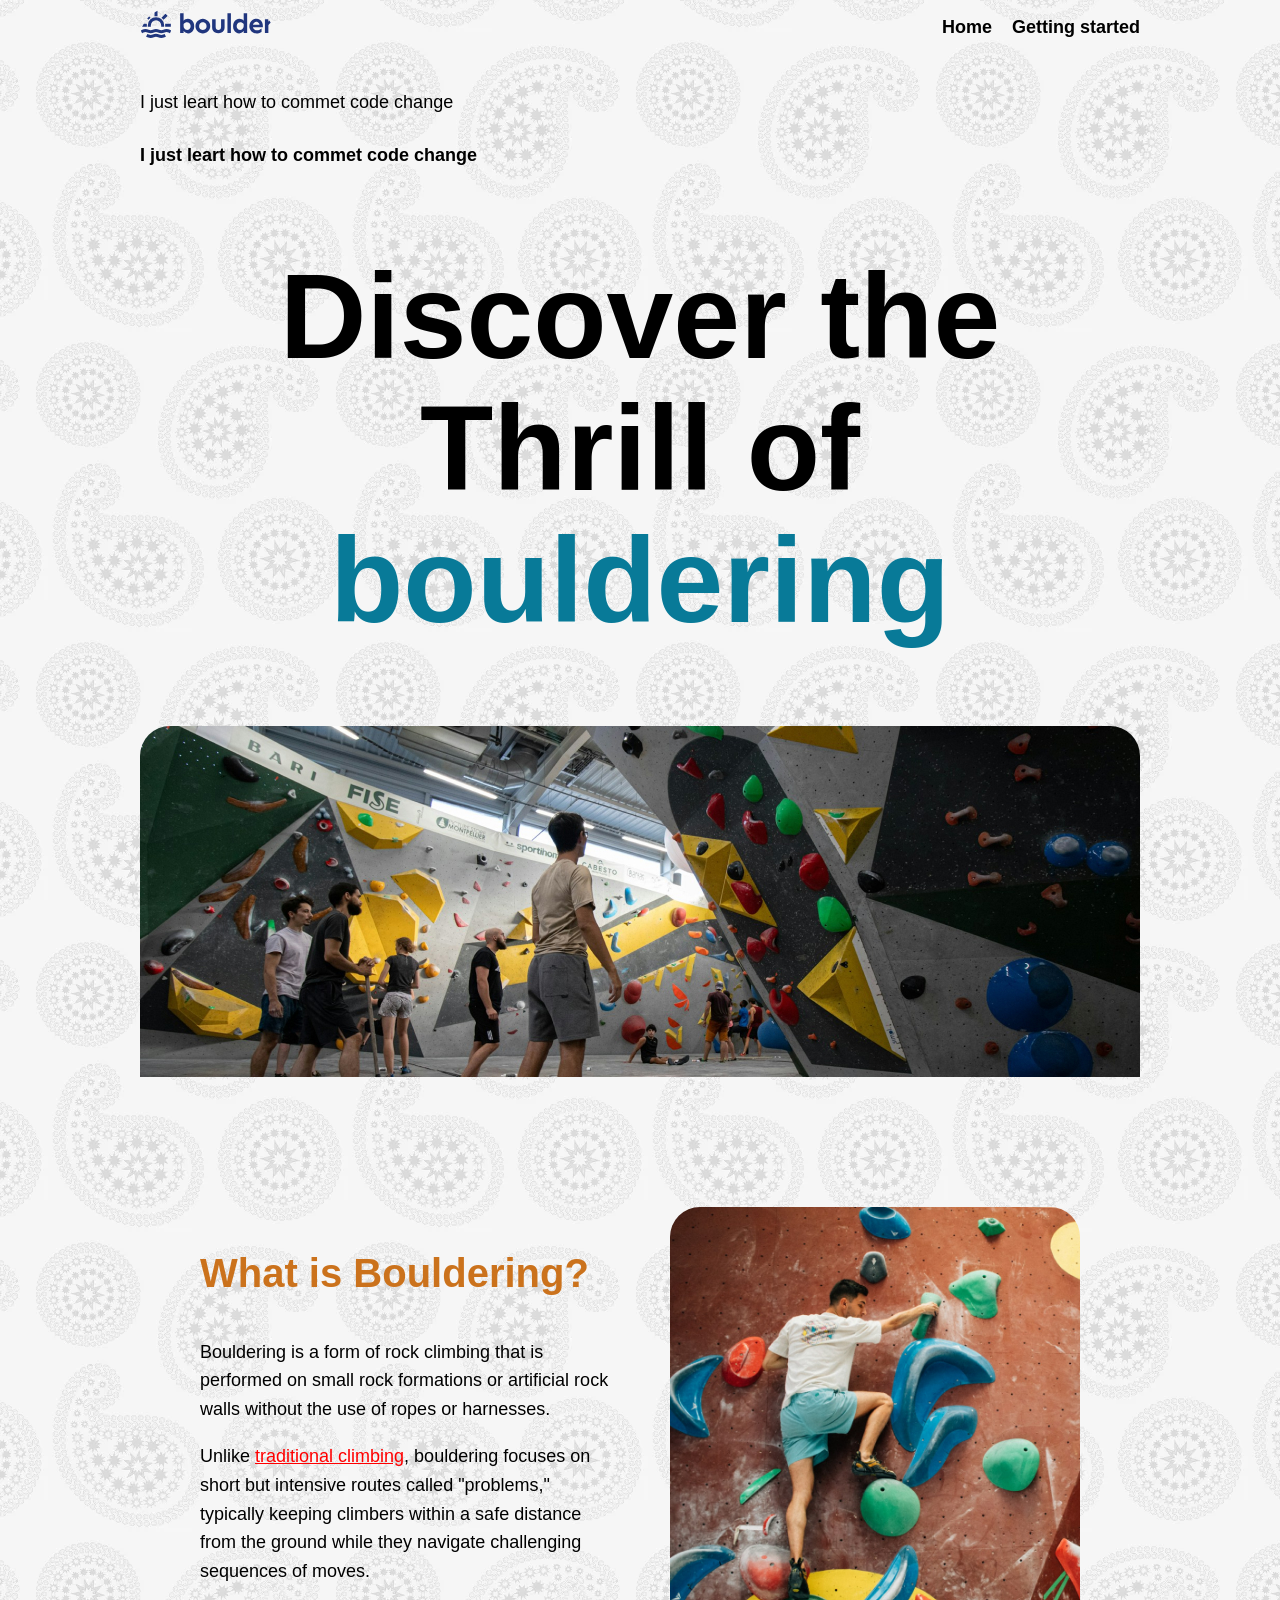
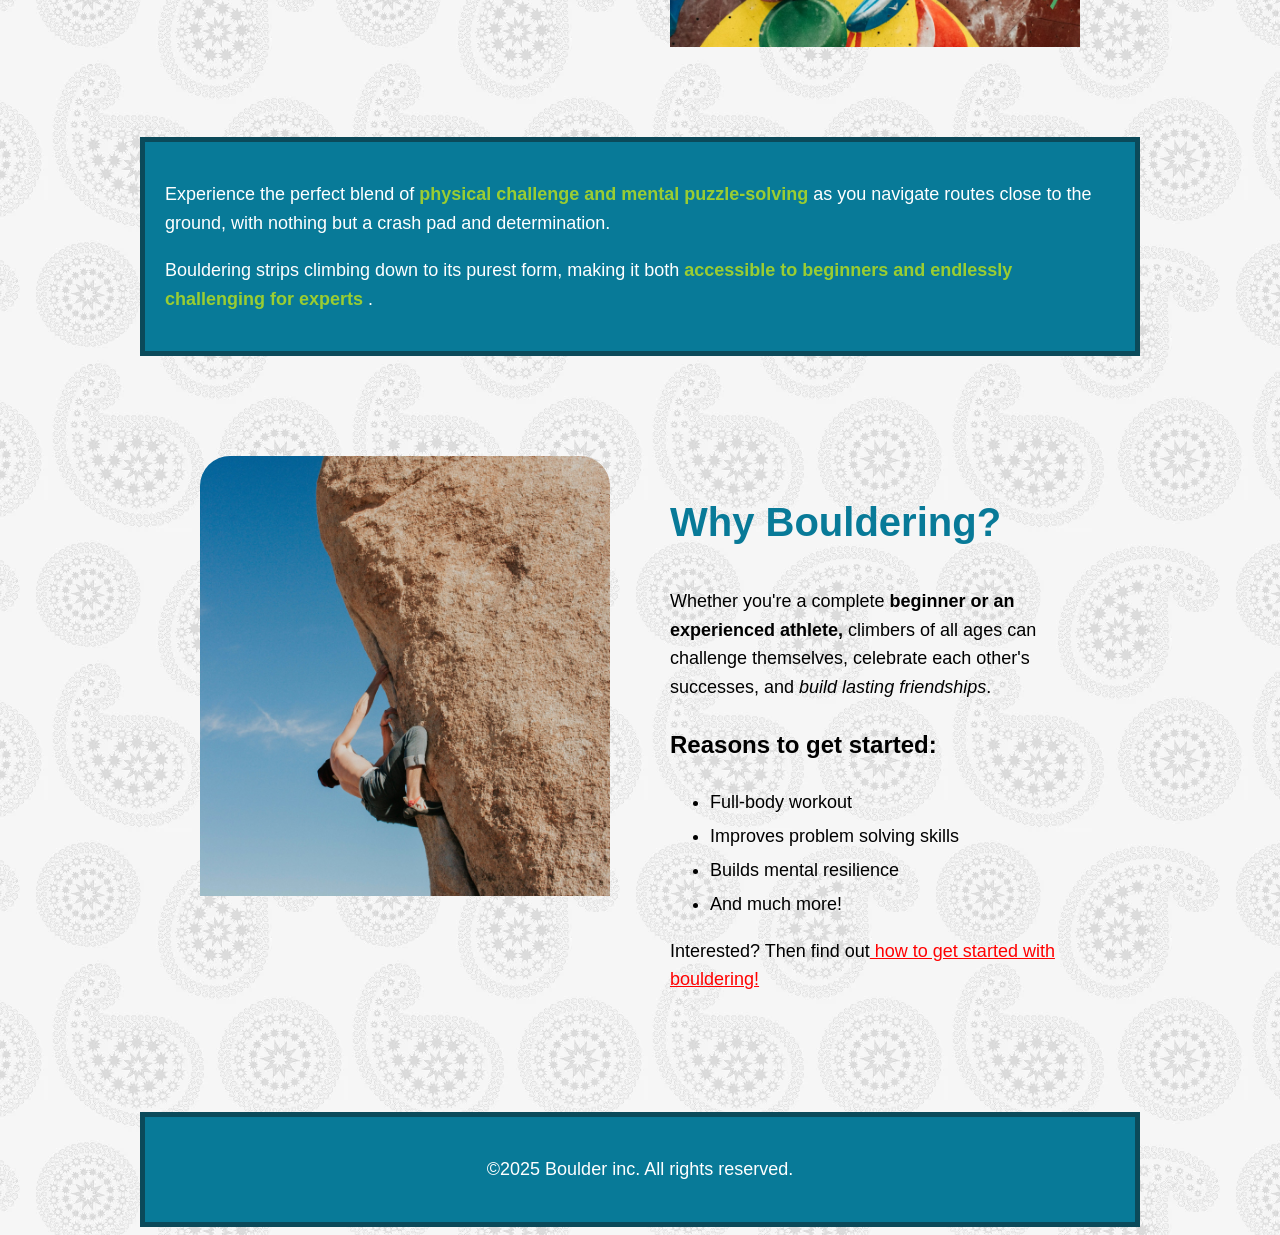
<file: index.html>
<!DOCTYPE html>
<html>
    <head>
        <title>My first Webeside</title>
        <link href="css/stylesheet.css" rel="stylesheet">
        <link rel="icon" sizes="50x50" href="images/favicon.ico">
    </head>
    <Body>
        <div class="wrapper">
            <header>       
                <img src="images/logo.svg" alt="Logo"> 
                <nav class="primary-navigation" aria-label="primary-navigation">
                    <ul>
                        <li><a href="index.html">Home</a></li>
                        <li> <a href="getting-started.html">Getting started</a></li>
                    </ul>
                </nav>
                
            </header>
        
            <main>
                
                <p> I just leart how to commet code change</p>
                <h4> I just leart how to commet code change</h4>

                <h1>Discover the Thrill of <span class="teal-text">bouldering</span> </h1>

                <img src="images/bouldering-gym.jpg" alt="A people is trening in bouldering gym">

               

                <section>

                    

                        <div class="tow-column-layout">

                            <div>

                                <h2>What is Bouldering?</h2>

                                <p>Bouldering is a form of rock climbing that is performed on small rock formations or artificial rock walls without the use of ropes or harnesses.</p>

                                <p>Unlike <a href="https://www.vg.no/" target="_blank"> traditional climbing</a>, bouldering focuses on short but intensive routes called "problems," typically keeping climbers within a safe distance from the ground while they navigate challenging sequences of moves.</p>
                            </div>
                            <img src="images/what-is-bouldering.jpg" alt="A man atteming a boudering problem at an indoor gym">
                        </div>
                    

                    <div class="teal-bg">

                        

                    <p>Experience the perfect blend of <strong>physical challenge and mental puzzle-solving</strong> as you navigate routes close to the ground, with nothing but a crash pad and determination.</p>
                    
                    <p> Bouldering strips climbing down to its purest form, making it both <strong>accessible to beginners and endlessly challenging for experts</strong> .</p>
                            
                   
                    </div>
                </section>
                
                <section >
                    <div class="tow-column-layout">
                       
                        <img src="images/why-bouldering.jpg" alt=" A person climbing a large boulder outdoors with blu sky in background">

                        <div>
                        <h2 class="teal-text">Why Bouldering? </h2>
                        <p>Whether you're a complete <strong>beginner or an experienced athlete, </strong>climbers of all ages can challenge themselves, celebrate each other's successes, and <em>build lasting friendships</em>.</p>
                        <h3>Reasons to get started:</h3>
                        <ul>
                            <li>Full-body workout</li>
                            <li>Improves problem solving skills</li>
                            <li>Builds mental resilience</li>
                            <li>And much more!</li>
                        </ul>
                        <p>Interested? Then find out<a href="getting-started.html"> how to get started with bouldering!</a></p>
                        </div>

                    </div>
                </section>
               
                
        </main>

        <footer div class="teal-bg">
            <p>©2025 Boulder inc. All rights reserved.</p>
        </footer>
       
       </div>
  
    </Body>
</html>
</file>
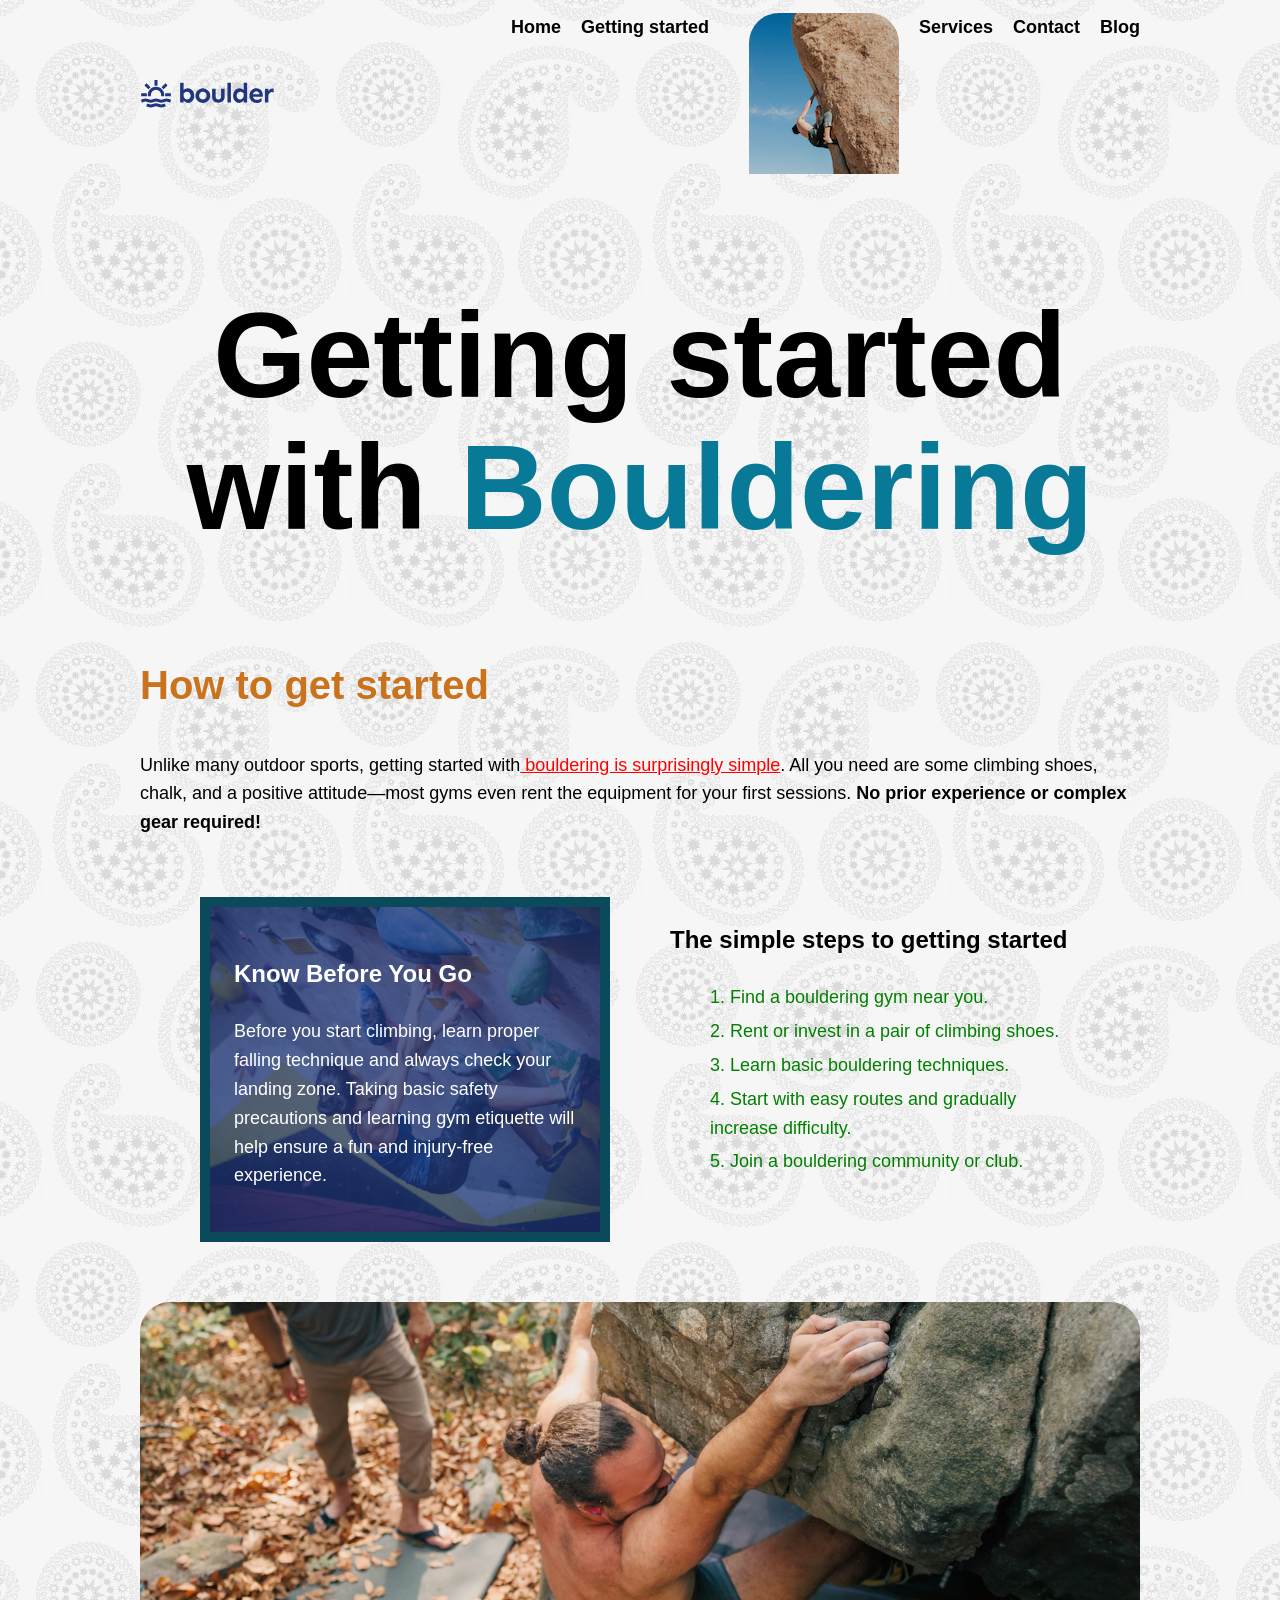
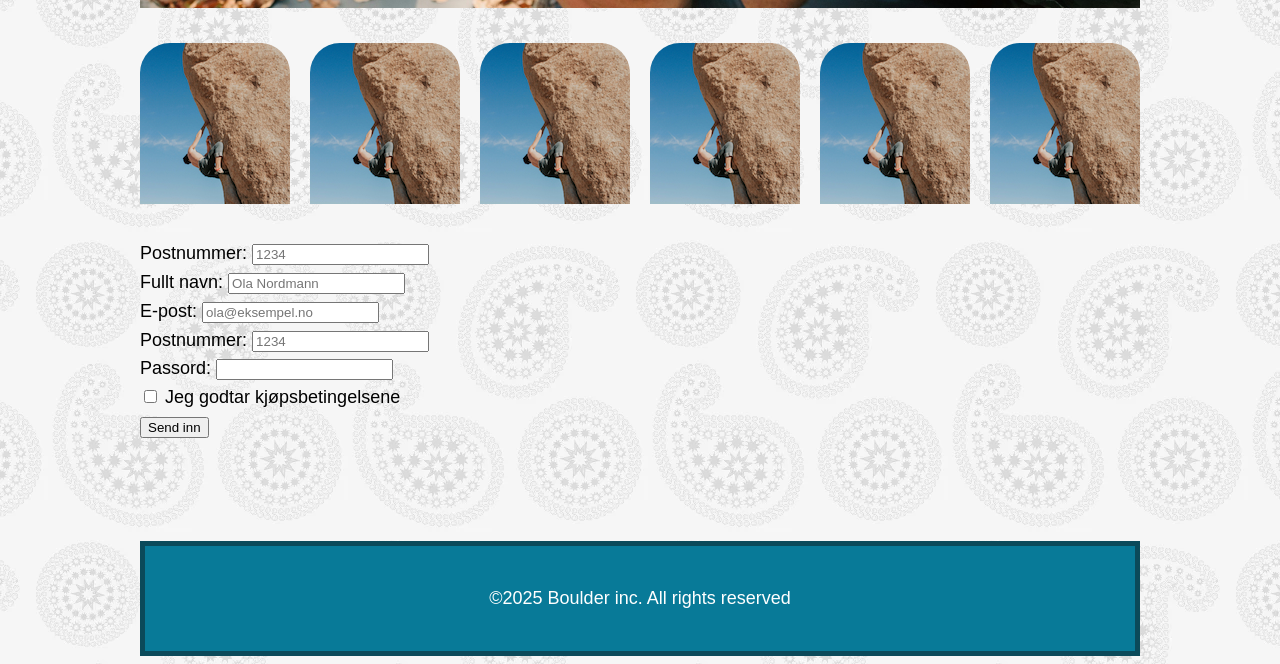
<file: getting-started.html>
<!DOCTYPE html>
<html>
    <head>
        <meta charset="UTF-8" />
        <meta name="viewport" content="width=device-width, initial-scale=1.0" />
        <meta name="description" content="This is my first website!" />
        <title>Getting started with Bouldering</title>
        <link href="css/stylesheet.css" rel="stylesheet"> 
        <link rel="icon" sizes="50x50" href="images/favicon.ico">
    </head>
    <body>
        <div class="wrapper">

            <header>
                    <img src="images/logo.svg" alt="Logo"> 
   
                <nav class="primary-navigation" aria-label="primary-navigation">
                    <ul>
                        <li><a href="index.html">Home</a></li>
                        <li> <a href="getting-started.html">Getting started</a><li>
                        <li><img src="images/why.jpg" alt="test for maney pictures"></li>
                        <li><a href="/services">Services</a></li>
                        <li><a href="/contact">Contact</a></li>
                        <li><a href="/blog">Blog</a></li>
                    </ul>
                </nav>
            </header>
                <main>
                    <h1>Getting started with <span class="teal-text">Bouldering </span></h1>
                    <section>
                    
                        <h2>How to get started</h2>
                        <i class="fa-solid fa-house"></i>

                        <p>Unlike many outdoor sports, getting started with<a href="index.html"> bouldering is surprisingly simple</a>. All you need are some climbing shoes, chalk, and a positive attitude—most gyms even rent the equipment for your first sessions. <strong>No prior experience or complex gear required!</strong></p>

                        <div class="tow-column-layout">

                            <div class="climber-bg">
                                <h3> Know Before You Go </h3>
                                <p>Before you start climbing, learn proper falling technique and always check your landing zone. Taking basic safety precautions and learning gym etiquette will help ensure a fun and injury-free experience.</p>
                            </div>

                            <div>
                            <h3>The simple steps to getting started</h3>
                            <ol>
                                <li>Find a bouldering gym near you.</li>
                                <li>Rent or invest in a pair of climbing shoes.</li>
                                <li>Learn basic bouldering techniques.</li>
                                <li>Start with easy routes and gradually increase difficulty.</li>
                                <li>Join a bouldering community or club.</li>
                            </ol>

                           </div>
                        </div>
                        
                        
                    </setion>
                <img src="images/getting-started-outdoors.jpg" alt="strong man climing">
                   <nav class="primary-navigation" aria-label="primary-navigation">
                    <ul>
                        <li><a href="https://db.no" target="_blank"><img src="images/why.jpg" alt="test for maney pictures"></a></li>
                        <li><a href=""><img src="images/why.jpg" alt="test for maney pictures"></a></li>
                        <li><img src="images/why.jpg" alt="test for maney pictures"></li>
                        <li><img src="images/why.jpg" alt="test for maney pictures"></li>
                        <li><img src="images/why.jpg" alt="test for maney pictures"></li>
                        <li><img src="images/why.jpg" alt="test for maney pictures"></li>
                        
                    </ul>
                </nav>
                    <label for="postnr">Postnummer:</label>
                    <input type="number" name="postnummer" id="postnr" inputmode="numeric" placeholder="1234" />
                    <form action="/send-skjema" method="POST">
    
                        <!-- Tekstfelt for navn -->
                        <div>
                            <label for="fullnavn">Fullt navn:</label>
                            <input type="text" id="fullnavn" name="navn" placeholder="Ola Nordmann" required />
                        </div>

                        <!-- E-postfelt (validerer @ automatisk) -->
                        <div>
                            <label for="epostadresse">E-post:</label>
                            <input type="email" id="epostadresse" name="epost" placeholder="ola@eksempel.no" required />
                        </div>

                        <!-- Tallfelt med numerisk tastatur for mobil -->
                        <div>
                            <label for="postnr">Postnummer:</label>
                            <input type="number" id="postnr" name="postnummer" inputmode="numeric" placeholder="1234" required />
                        </div>

                        <!-- Passordfelt (skjuler tegnene) -->
                        <div>
                            <label for="passordfelt">Passord:</label>
                            <input type="password" id="passordfelt" name="passord" required />
                        </div>

                        <!-- Avkrysningsboks for godkjenning -->
                        <div>
                            <input type="checkbox" id="vilkar" name="godta_vilkar" required />
                            <label for="vilkar">Jeg godtar kjøpsbetingelsene</label>
                        </div>

                        <!-- Innsendingsknapp -->
                        <div>
                            <button type="submit">Send inn</button>
                        </div>

                    </form>
                </main>
            <footer class="teal-bg">
                <p>©2025 Boulder inc. All rights reserved</p>
            </footer>
        </div>
    </body>
</html>
</file>
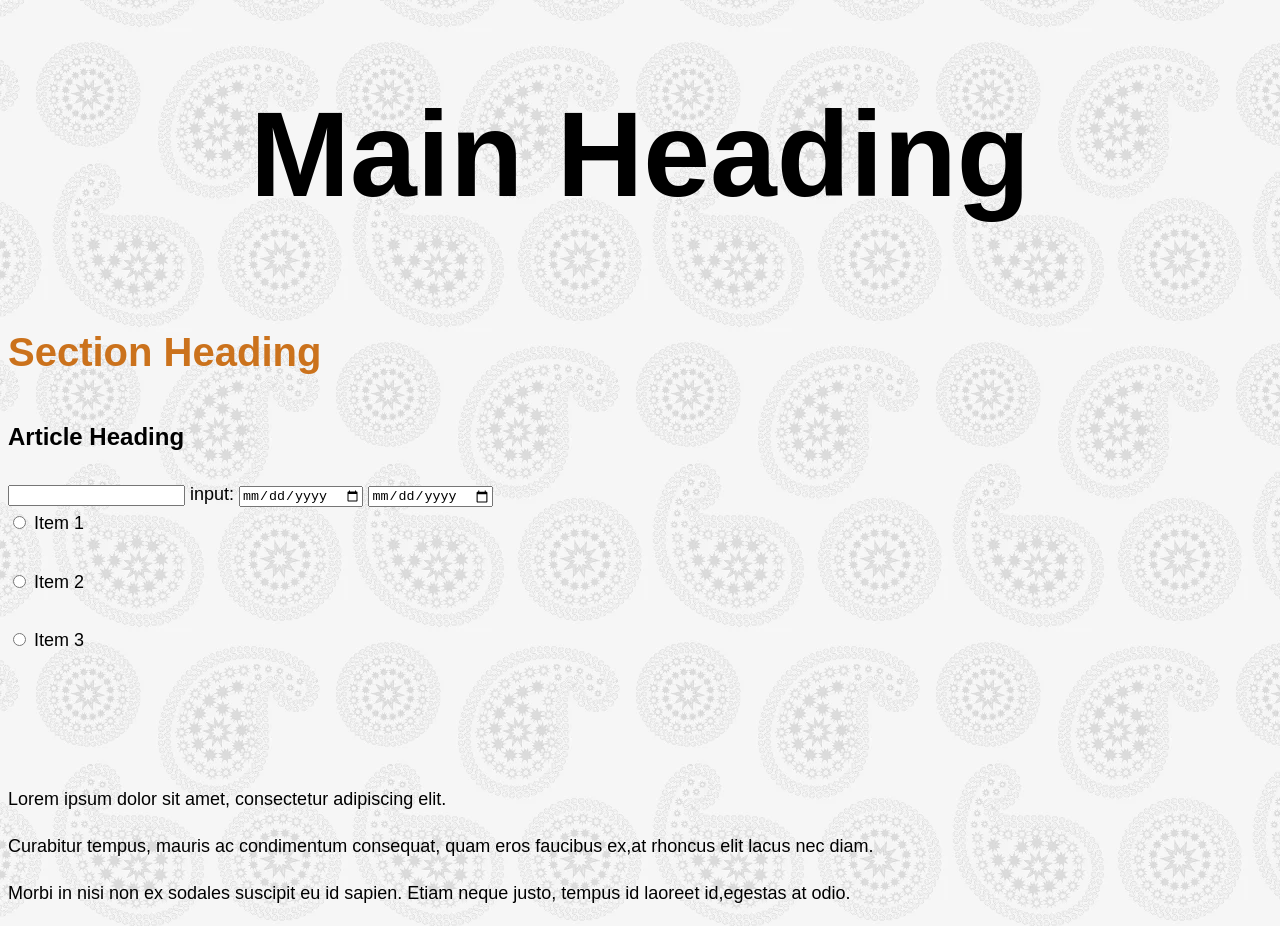
<file: test.html>
<!DOCTYPE html>
<html lang="en">
  <head>
    <title>test for from</title>
    <link href="css/stylesheet.css" rel="stylesheet">
  </head>
  <body>
    <header>
      <!-- Your header content goes here -->
      <nav>
        <!-- Navigation links go here -->
      </nav>
    </header>
    <main>
      <h1>Main Heading</h1>
      <!-- Main content of your page goes here -->
      <section>
        <!-- Each section represents a logical section of your content -->
        <h2>Section Heading</h2>
        <article>
          <h3>Article Heading</h3>
          <div>
            <input type="number" name="" id="" inputmode="numeric" />
            input:
            <input type="date" name="" id="" />
            <input type="date" />
            <div class="options">
              <label title="item1">
                <input type="radio" name="foo" value="0" />
                Item 1
                <img />
              </label>
              <label title="item2">
                <input type="radio" name="foo" value="1" />
                Item 2
                <img />
              </label>
              <label title="item3">
                <input type="radio" name="foo" value="2" />
                Item 3
                <img />
              </label>
            </div>
          </div>
        </article>
        <article>
          <!-- Another article content goes here -->
        </article>
      </section>
      <section>
        <!-- Another section if needed -->
      </section>
      <div>
<p>Lorem ipsum dolor sit amet, consectetur adipiscing elit.</p>
<div>
<p>
Curabitur tempus, mauris ac condimentum consequat, quam eros faucibus ex,at rhoncus elit lacus nec diam.
</p>
<div>
<p>
Morbi in nisi non ex sodales suscipit eu id sapien. Etiam neque justo,
tempus id laoreet id,egestas at odio.
</p>
</div>
</div>
</div>
    </main>
    <footer>
      <!-- Footer content goes here -->
    </footer>
  </body>
</html>
</file>
<file: css/stylesheet.css>
* {
    box-sizing: border-box;
}
body {

    background-image: url(../images/paisley.webp);
    font-size: 1.125rem;
    line-height: 1.6;
    font-family: sans-serif;
   
}
header {
    
    display: flex;
    justify-content: space-between;
    gap: 20px;
    /* text-align: center; */

}
.primary-navigation ul {
    display: flex;
    gap: 20px;
    list-style: none;
    margin: 0;
    padding: 0%;
  
}
.primary-navigation a {
    color: black;
    font-weight: bold;
    text-decoration: none;
}
.primary-navigation a:hover {
    color: #5f9b9f;
}

h1 {
  font-size: 4.5rem;
  font-family: sans-serif; 
  text-align: center;
  line-height: 1.1;

  @media (width > 720px){
    font-size: 7.5rem;
  }

}

section {
    margin-block: 100px;
}
.wrapper {
    max-inline-size: 1000px;
    margin-inline: auto;
}
.tow-column-layout {
    display: grid;
    gap: 60px;
    margin: 60px;
    /* @media (min width: 720px) disse was the orginal syntex */

    @media (width > 720px) {
        grid-template-columns: 1fr 1fr;
    }
   

}

.teal-bg {

    background-color: #087a98;
    border: solid #0b4a5a 5px;
    padding: 20px;
    color: #fff;
}


 .teal-text {

    color: #087a98;
}
.teal-bg strong{

    color: yellowgreen;
}
h2 {
    color: #cb721c;
    font-size: 2.5rem;

    /* inline use for how big well the box */
    

}


h3 {
    
    font-size: 1.5rem;
    
}

footer {
    
    text-align: center;
}  

img {
    display:block;
    max-inline-size: 100%;
    padding-bottom:30px;
    
	border-radius:30px;
   
    
    /* you can use for border all value same line boder: 20px green dotted or solid */
    /* or you can write boder-inline end or start */
}

a {
    color: red;
}

a:hover,
a:focus-visible {
    color: green;
}

a:active {
    color: black
}
ul {
    /* list-style:lower-alpha; */
    list-style-position:outside;
}

li {
    
    margin-block: 5px;

}


ol {
    color: green;
    list-style-position:inside;
    /* text-align:center; */
}

.climber-bg{
    color: #fff;
    background-image: url("../images/simple-steps.jpg");
    padding: 24px;
    border: solid #0b4a5a 10px;
    background-repeat: no-repeat;
    background-position: center;
    background-size: cover;
}
</file>
